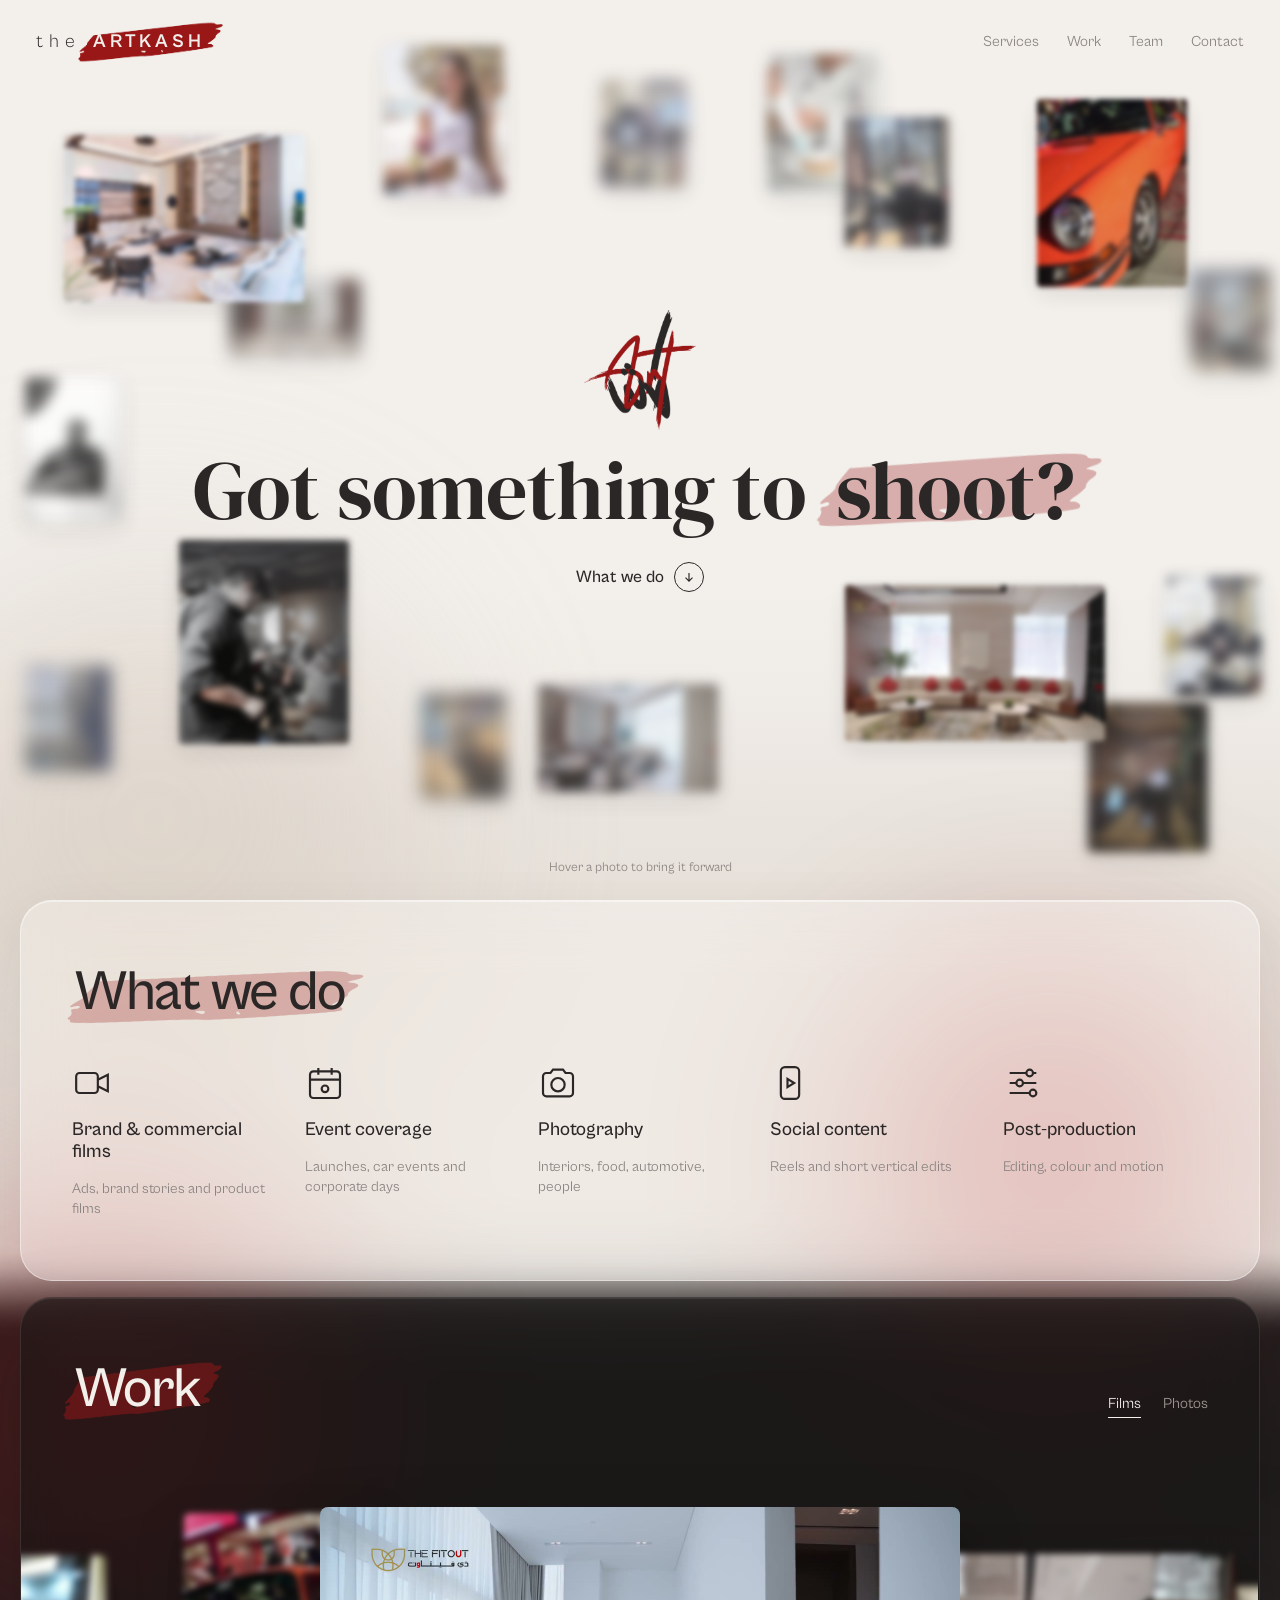
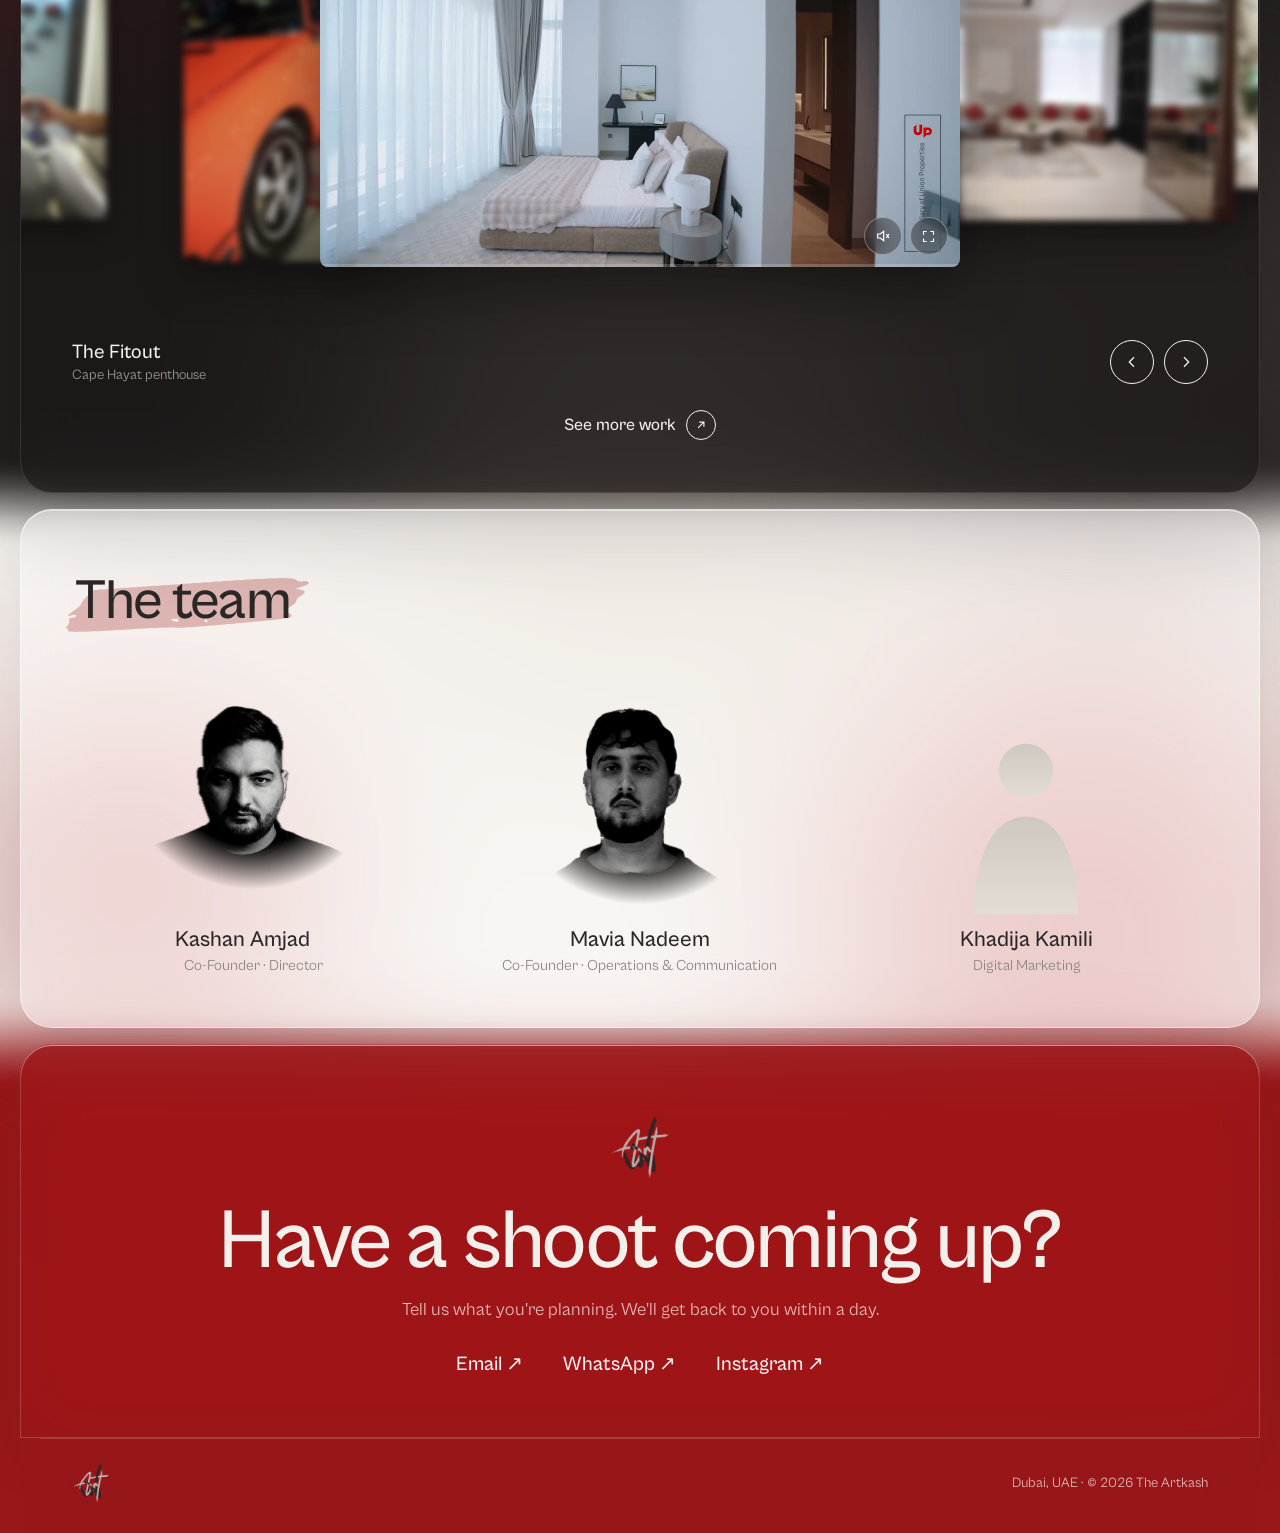
<file: index.html>
<!doctype html>
<html lang="en">
<head>
<meta charset="utf-8">
<meta name="viewport" content="width=device-width, initial-scale=1">
<title>The Artkash — Film &amp; photo studio, Dubai</title>
<meta name="description" content="The Artkash is a film and photo studio in Dubai: brand and commercial films, event coverage, photography, social content and post-production.">
<meta property="og:title" content="The Artkash — Got something to shoot?">
<meta property="og:description" content="Film and photo studio in Dubai.">
<meta property="og:image" content="https://theartkash.com/assets/media/brand/icon-512.png">
<meta property="og:url" content="https://theartkash.com/">
<meta name="theme-color" content="#f3f0ec">
<link rel="icon" type="image/png" href="/assets/media/brand/favicon-64.png">
<link rel="apple-touch-icon" href="/assets/media/brand/apple-touch-icon.png">
<link rel="preconnect" href="https://fonts.googleapis.com"><link rel="preconnect" href="https://fonts.gstatic.com" crossorigin>
<link href="https://fonts.googleapis.com/css2?family=DM+Serif+Display&display=swap" rel="stylesheet">
<link rel="stylesheet" href="/assets/css/site.css?v=2">
</head>
<body>

<!-- ============ HERO ============ -->
<header class="hero" id="top">
  <div class="bar">
    <a class="wm" href="#top" aria-label="The Artkash"><span class="t">the</span><span class="b">ARTKASH</span></a>
    <nav class="nav"><a href="#services">Services</a><a href="#work">Work</a><a href="#team">Team</a><a href="#contact">Contact</a></nav>
  </div>
  <div id="frames"></div>
  <div class="hero-center">
    <img class="hero-mark" src="/assets/media/brand/mark.png" alt="The Artkash">
    <h1 id="headline"><span class="w">Got</span> <span class="w">something</span> <span class="w">to</span> <span class="w brush">shoot?</span></h1>
    <a class="link" href="#services"><span id="hero-button">What we do</span> <i class="ar"><svg width="14" height="14" viewBox="0 0 24 24" fill="none" stroke="currentColor" stroke-width="2"><path d="M12 5v14M6 13l6 6 6-6"/></svg></i></a>
  </div>
  <div class="hint" id="hint">Hover a photo to bring it forward</div>
</header>

<!-- ============ SERVICES ============ -->
<section class="block" id="services">
  <div class="wrap">
    <div class="head"><h2 data-d="8"><span class="hb">What we do</span></h2></div>
    <div class="services focus-group" id="services-list"></div>
  </div>
</section>

<!-- ============ WORK ============ -->
<section class="block" id="work">
  <div class="wrap">
    <div class="head">
      <h2 data-d="8"><span class="hb">Work</span></h2>
      <div class="tabs"><button class="on" data-tab="films">Films</button><button data-tab="photos">Photos</button></div>
    </div>
  </div>
  <div class="deck" id="deck" data-d="14" aria-roledescription="carousel" aria-label="Work"></div>
  <div class="wrap">
    <div class="deck-foot">
      <div class="cap" id="cap" data-d="5"><b></b><span></span></div>
      <div class="nav-btns">
        <button class="rb" id="prev" aria-label="Previous"><svg width="16" height="16" viewBox="0 0 24 24" fill="none" stroke="currentColor" stroke-width="2"><path d="M15 5l-7 7 7 7"/></svg></button>
        <button class="rb" id="next" aria-label="Next"><svg width="16" height="16" viewBox="0 0 24 24" fill="none" stroke="currentColor" stroke-width="2"><path d="M9 5l7 7-7 7"/></svg></button>
      </div>
    </div>
    <div class="more"><a class="link" id="more-work" href="https://kashanamjad.com"><span>See more work</span> <i class="ar"><svg width="14" height="14" viewBox="0 0 24 24" fill="none" stroke="currentColor" stroke-width="2"><path d="M7 17 17 7M9 7h8v8"/></svg></i></a></div>
  </div>
</section>

<!-- ============ TEAM ============ -->
<section class="block" id="team">
  <div class="wrap">
    <div class="head"><h2 data-d="8"><span class="hb">The team</span></h2></div>
    <div class="team focus-group" id="team-list"></div>
  </div>
</section>

<!-- ============ CONTACT ============ -->
<section class="contact" id="contact">
  <div class="wrap">
    <img class="mark" data-d="18" src="/assets/media/brand/mark-on-red.png" alt="The Artkash">
    <h2 data-d="9" id="contact-h">Have a shoot coming up?</h2>
    <p id="contact-p">Tell us what you're planning. We'll get back to you within a day.</p>
    <div class="ways" data-d="4" id="ways"></div>
  </div>
</section>

<footer>
  <div class="wrap">
    <a href="#top" class="foot-mark" aria-label="Back to top"><img src="/assets/media/brand/mark-on-red.png" alt="The Artkash"></a>
    <span id="foot">Dubai, UAE · © 2026 The Artkash</span>
  </div>
</footer>

<script src="/assets/js/site.js?v=2"></script>
</body>
</html>
</file>
<file: assets/css/site.css>
/* The Artkash — theartkash.com */
@font-face{font-family:"Cabinet";src:url(../fonts/CabinetGrotesk-Light.otf) format("opentype");font-weight:300;font-display:swap}
@font-face{font-family:"Cabinet";src:url(../fonts/CabinetGrotesk-Regular.otf) format("opentype");font-weight:400;font-display:swap}
@font-face{font-family:"Cabinet";src:url(../fonts/CabinetGrotesk-Medium.otf) format("opentype");font-weight:500;font-display:swap}
@font-face{font-family:"Cabinet";src:url(../fonts/CabinetGrotesk-Bold.otf) format("opentype");font-weight:700;font-display:swap}

:root{
  --bg:#f3f0ec; --ink:#2b2727; --mute:#8a8380; --red:#9a1a1c;
  --ease:cubic-bezier(.2,.7,.2,1);
}
*{box-sizing:border-box;margin:0;padding:0}
html{scroll-behavior:smooth;background:var(--bg)}
html,body{overflow-x:clip;max-width:100%}
body{position:relative;color:var(--ink);font-family:"Cabinet",system-ui,sans-serif;-webkit-font-smoothing:antialiased}
img,video{display:block;max-width:100%}
a{color:inherit;text-decoration:none}
button{font:inherit;color:inherit;background:none;border:0;cursor:pointer}
.wrap{max-width:1200px;margin:0 auto;padding:0 32px}

/* ---------- Focus on hover: the hovered item comes forward, the rest blur ---------- */
.focus-group .fi{transition:filter .5s var(--ease),opacity .5s var(--ease),transform .5s var(--ease)}
.focus-group:hover .fi:not(:hover){filter:blur(6px);opacity:.45;transform:scale(.97)}
.focus-group .fi:hover{transform:scale(1.03)}
@media (hover:none){
  .focus-group:hover .fi:not(:hover){filter:none;opacity:1;transform:none}
  .focus-group.touching .fi:not(.on){filter:blur(6px);opacity:.45;transform:scale(.97)}
  .focus-group .fi.on{transform:scale(1.03)}
}

/* ---------- Wordmark: thin "the" + ARTKASH on the red brush ---------- */
.wm{position:relative;display:inline-flex;align-items:baseline;font-size:19px;line-height:1;isolation:isolate}
.wm .t{font-weight:300;letter-spacing:.32em;margin-right:.18em;color:var(--ink)}
.wm .b{position:relative;font-weight:700;letter-spacing:.22em;color:#f3f0ec;padding:6px 4px 6px 8px}
.wm .b:before{content:"";position:absolute;left:-.55em;right:-.95em;top:-.55em;bottom:-.6em;background:url(../media/brand/brush.png) center/100% 100% no-repeat;z-index:-1}

/* ---------- Top bar ---------- */
.bar{position:absolute;top:0;left:0;right:0;z-index:60;display:flex;align-items:center;justify-content:space-between;padding:26px 36px}
.nav{display:flex;gap:28px;font-size:15px}
.nav a{color:var(--mute);transition:color .3s}
.nav a:hover{color:var(--ink)}

/* ---------- Hero ---------- */
.hero{position:relative;height:100vh;min-height:680px;overflow:hidden;touch-action:pan-y}
.f{position:absolute;will-change:transform;opacity:0;transition:opacity 1.2s ease}
.loaded .f{opacity:1}
.f .drift{animation:drift var(--dur,14s) ease-in-out var(--del,0s) infinite alternate}
.f .card{border-radius:4px;overflow:hidden;cursor:pointer;
  filter:blur(var(--blur));opacity:var(--op);transform:scale(var(--s,1));
  transition:filter .6s var(--ease),opacity .6s var(--ease),transform .7s var(--ease),box-shadow .6s;
  box-shadow:0 8px 24px rgba(43,39,39,.10)}
.f img{width:100%;height:100%;object-fit:cover;pointer-events:none;user-select:none;-webkit-user-drag:none}
.hero.has-active .f:not(.active) .card{filter:blur(calc(var(--blur) + 5px));opacity:calc(var(--op) * .7);transform:scale(calc(var(--s,1) * .94))}
.f.active{z-index:40!important}
.f.active .card{filter:blur(0);opacity:1;transform:scale(var(--pop));box-shadow:0 30px 70px rgba(43,39,39,.28)}
@keyframes drift{from{transform:translate(0,0)}to{transform:translate(var(--dx),var(--dy))}}

.hero-center{position:absolute;inset:0;z-index:20;display:flex;flex-direction:column;align-items:center;justify-content:center;pointer-events:none;padding:0 20px}
.hero-mark{width:clamp(110px,9vw,140px);margin-bottom:18px;clip-path:inset(0 100% 0 0);opacity:0}
.loaded .hero-mark{animation:markin 1s cubic-bezier(.6,0,.2,1) .1s forwards}
@keyframes markin{0%{clip-path:inset(0 100% 0 0);opacity:1}100%{clip-path:inset(0 0 0 0);opacity:1}}
h1{font-family:"DM Serif Display",Georgia,serif;font-weight:400;font-size:clamp(28px,6.4vw,100px);letter-spacing:-.01em;line-height:1;white-space:nowrap;text-align:center}
h1 .w{display:inline-block;opacity:0;transform:translateY(-70px);filter:blur(10px)}
.loaded h1 .w{animation:drop 1.1s var(--ease) forwards}
@keyframes drop{to{opacity:1;transform:none;filter:blur(0)}}
h1 .brush{position:relative;padding:0 .16em 0 .12em;margin-left:.04em;isolation:isolate}
h1 .brush:before{content:"";position:absolute;left:-.18em;right:-.26em;top:-.34em;bottom:-.1em;z-index:-1;opacity:.3;
  background:url(../media/brand/brush.png) 0 0/100% 100% no-repeat;transform-origin:left center;transform:rotate(3.5deg) scaleX(0)}
.loaded h1 .brush:before{animation:paint .7s cubic-bezier(.6,0,.2,1) 1.75s forwards}
@keyframes paint{to{transform:rotate(3.5deg) scaleX(1)}}

.link{display:inline-flex;align-items:center;gap:10px;font-size:17px;font-weight:500;pointer-events:auto}
.link .ar{width:30px;height:30px;border-radius:50%;border:1px solid var(--ink);display:grid;place-items:center;transition:background .3s,color .3s}
.link:hover .ar{background:var(--ink);color:var(--bg)}
.hero .link{margin-top:30px;opacity:0;transition:opacity 1s ease 1.9s}
.loaded .hero .link{opacity:1}
.hint{position:absolute;bottom:24px;left:50%;transform:translateX(-50%);font-size:13px;color:var(--mute);z-index:20;pointer-events:none;white-space:nowrap}

/* ---------- Page colour field behind the glass ---------- */
#paint{position:absolute;left:0;top:0;width:100%;z-index:-1;pointer-events:none;overflow:hidden}
#paint .glow{position:absolute;border-radius:50%;filter:blur(110px);opacity:.32}

/* ---------- Sections: frosted glass panels ---------- */
section.block,.contact{position:relative;overflow:hidden;color:var(--ink);margin:0 clamp(10px,1.6vw,22px) 16px;border-radius:32px;
  backdrop-filter:blur(30px) saturate(1.25);-webkit-backdrop-filter:blur(30px) saturate(1.25);
  border:1px solid rgba(255,255,255,.45);box-shadow:0 20px 60px rgba(43,39,39,.08),inset 0 1px 0 rgba(255,255,255,.5)}
section.block{padding:64px 0 52px}
#services{background:rgba(255,255,255,.32)}
#work{--ink:#f3f0ec;--mute:#a39b97;--bg:#231f1f;background:rgba(24,21,21,.62);border-color:rgba(255,255,255,.10);box-shadow:0 30px 80px rgba(0,0,0,.25),inset 0 1px 0 rgba(255,255,255,.08)}
#team{background:rgba(255,255,255,.42)}
/* soft glass highlight that follows the cursor */
section.block:after,.contact:after{content:"";position:absolute;inset:0;pointer-events:none;border-radius:inherit;opacity:0;transition:opacity .5s;
  background:radial-gradient(520px circle at var(--px,50%) var(--py,50%),rgba(255,255,255,.22),transparent 60%)}
#work:after{background:radial-gradient(560px circle at var(--px,50%) var(--py,50%),rgba(255,255,255,.07),transparent 60%)}
.contact:after{background:radial-gradient(560px circle at var(--px,50%) var(--py,50%),rgba(255,255,255,.12),transparent 60%)}
.lit:after{opacity:1}
[data-d]{will-change:transform}

h2{font-weight:500;font-size:clamp(34px,4.4vw,58px);letter-spacing:-.03em;line-height:1}
.hb{position:relative;isolation:isolate;padding:0 .14em 0 .06em}
.hb:before{content:"";position:absolute;left:-.22em;right:-.3em;top:-.22em;bottom:-.14em;z-index:-1;opacity:.28;
  background:url(../media/brand/brush.png) center/100% 100% no-repeat;transform-origin:left center;transform:rotate(2.5deg) scaleX(0);transition:transform .8s cubic-bezier(.6,0,.2,1) .15s}
.hb.in:before{transform:rotate(2.5deg) scaleX(1)}
#work .hb:before{opacity:.5}
.head{display:flex;justify-content:space-between;align-items:flex-end;gap:24px;margin-bottom:34px;flex-wrap:wrap}

/* Services */
.services{display:grid;grid-template-columns:repeat(5,1fr);gap:28px}
.svc{display:flex;flex-direction:column;align-items:flex-start;gap:16px;padding:8px 0}
.svc svg{width:40px;height:40px;stroke-width:1.3;transition:color .4s}
.svc:hover svg,.svc.on svg{color:var(--red)}
.svc b{font-weight:500;font-size:19px;line-height:1.15}
.svc span{font-size:14.5px;color:var(--mute);line-height:1.4}

/* Work: stacked slider */
.tabs{display:flex;gap:22px;font-size:15px}
.tabs button{color:var(--mute);padding-bottom:4px;border-bottom:1.5px solid transparent}
.tabs button.on{color:var(--ink);border-color:var(--ink)}
.deck{position:relative;height:470px;touch-action:pan-y;user-select:none;overflow-x:clip}
.slide{position:absolute;left:50%;top:50%;border-radius:8px;overflow:hidden;background:#3a3434;cursor:pointer;
  transition:transform .7s var(--ease),filter .6s var(--ease),opacity .6s,width .5s var(--ease),height .5s var(--ease);box-shadow:0 24px 60px rgba(0,0,0,.35)}
.slide img,.slide video{position:absolute;inset:0;width:100%;height:100%;object-fit:cover}
.slide video{opacity:0;transition:opacity .5s;background:#141212}
.slide.playing video{opacity:1}
.slide.active{cursor:default}
.slide .ctl{position:absolute;bottom:12px;width:38px;height:38px;border-radius:50%;display:grid;place-items:center;color:#fff;
  background:rgba(20,18,18,.35);backdrop-filter:blur(10px);-webkit-backdrop-filter:blur(10px);border:1px solid rgba(255,255,255,.35);opacity:0;transition:opacity .4s}
.slide .snd{right:58px}.slide .fs{right:12px}
.slide.active.is-film .ctl{opacity:1}
.slide .prog{position:absolute;left:0;right:0;bottom:0;height:3px;background:rgba(255,255,255,.18);opacity:0}
.slide.active.is-film .prog{opacity:1}
.slide .prog i{display:block;height:100%;width:0;background:var(--red)}
.deck-foot{display:flex;align-items:center;justify-content:space-between;gap:20px;margin-top:18px}
.cap{transition:opacity .3s}.cap.out{opacity:0}
.cap b{display:block;font-weight:500;font-size:20px}
.cap span{font-size:14px;color:var(--mute)}
.nav-btns{display:flex;gap:10px}
.rb{width:44px;height:44px;border-radius:50%;border:1px solid var(--ink);display:grid;place-items:center;transition:background .3s,color .3s}
.rb:hover{background:var(--ink);color:var(--bg)}
.more{margin-top:26px;display:flex;justify-content:center}

/* Team: cut-out portraits */
.team{display:grid;grid-template-columns:repeat(3,1fr);gap:24px;text-align:center}
.member .cut{height:250px;display:flex;align-items:flex-end;justify-content:center}
.member .cut img{height:100%;width:auto;max-width:100%;object-fit:contain}
.member .cut svg{height:78%;width:auto}
.member b{display:block;font-weight:500;font-size:22px;margin-top:12px}
.member .go{font-style:normal;font-size:.8em;opacity:0;margin-left:2px;transition:opacity .3s}
a.member:hover .go{opacity:1}
@media (hover:none){.member .go{opacity:.6}}
.member span{display:block;font-size:15px;color:var(--mute);margin-top:4px}

/* Contact + footer */
.contact{--ink:#f3f0ec;--mute:#e6bcbc;text-align:center;padding:70px 0 56px;margin-bottom:0;border-radius:32px 32px 0 0;
  background:rgba(152,23,26,.72);border-color:rgba(255,255,255,.18)}
.contact .mark{width:60px;margin:0 auto 22px;opacity:.92}
.contact h2{font-size:clamp(40px,6.6vw,92px)}
.contact p{color:var(--mute);font-size:18px;margin-top:12px}
.ways{display:flex;justify-content:center;gap:40px;margin-top:30px;flex-wrap:wrap}
.ways a{font-size:20px;font-weight:500;display:inline-flex;align-items:center;gap:8px;padding-bottom:3px;border-bottom:1.5px solid transparent;transition:border-color .3s}
.ways a:hover{border-color:var(--ink)}
.mailwrap{position:relative;display:inline-flex}
.mailmenu{position:absolute;bottom:calc(100% + 12px);left:50%;transform:translate(-50%,6px);min-width:220px;padding:6px;border-radius:16px;z-index:5;
  display:flex;flex-direction:column;text-align:left;opacity:0;pointer-events:none;transition:opacity .25s,transform .25s var(--ease);
  background:rgba(35,31,31,.88);backdrop-filter:blur(18px);-webkit-backdrop-filter:blur(18px);border:1px solid rgba(255,255,255,.2);box-shadow:0 18px 40px rgba(0,0,0,.25)}
.mailmenu.open{opacity:1;pointer-events:auto;transform:translate(-50%,0)}
.ways .mailmenu a,.mailmenu button{font-size:15px;font-weight:500;padding:10px 14px;border-radius:10px;border:0;color:#f3f0ec;text-align:left;white-space:nowrap}
.ways .mailmenu a:hover,.mailmenu button:hover{background:rgba(255,255,255,.12);border:0}
footer{--ink:#f3f0ec;--mute:#e6bcbc;color:var(--mute);background:rgba(152,23,26,.72);margin:0 clamp(10px,1.6vw,22px);
  backdrop-filter:blur(30px);-webkit-backdrop-filter:blur(30px)}
footer .wrap{display:flex;justify-content:space-between;align-items:center;gap:16px;flex-wrap:wrap;font-size:14px;
  border-top:1px solid rgba(243,240,236,.18);padding-top:24px;padding-bottom:30px}
.foot-mark img{width:38px;display:block}

/* ---------- Phone ---------- */
@media (max-width:760px){
  .wrap{padding:0 20px}
  .bar{padding:18px 20px}
  .wm{font-size:15px}
  .nav{display:none}
  .hero{height:100svh;min-height:640px}
  .hero-mark{width:84px;margin-bottom:10px}
  section.block{padding:48px 0 40px;border-radius:24px;margin:0 8px 12px}
  .contact{padding:56px 0 44px;border-radius:24px 24px 0 0;margin:0 8px}
  footer{margin:0 8px}
  .services{grid-template-columns:1fr 1fr;gap:30px 18px}
  .svc span{display:none}
  .deck{height:400px}
  .cap b{font-size:17px}
  .rb{width:40px;height:40px}
  .team{grid-template-columns:1fr 1fr 1fr;gap:10px}
  .member .cut{height:150px}
  .member b{font-size:16px;margin-top:10px}
  .member span{font-size:12px}
  .ways{gap:24px}
  .ways a{font-size:18px}
}
@media (prefers-reduced-motion:reduce){
  .f .drift,h1 .w,.hero-mark{animation:none!important;opacity:1!important;transform:none!important;filter:none!important;clip-path:none!important}
  h1 .brush:before,.hb:before{transform:rotate(3deg)!important;animation:none!important}
}
</file>
